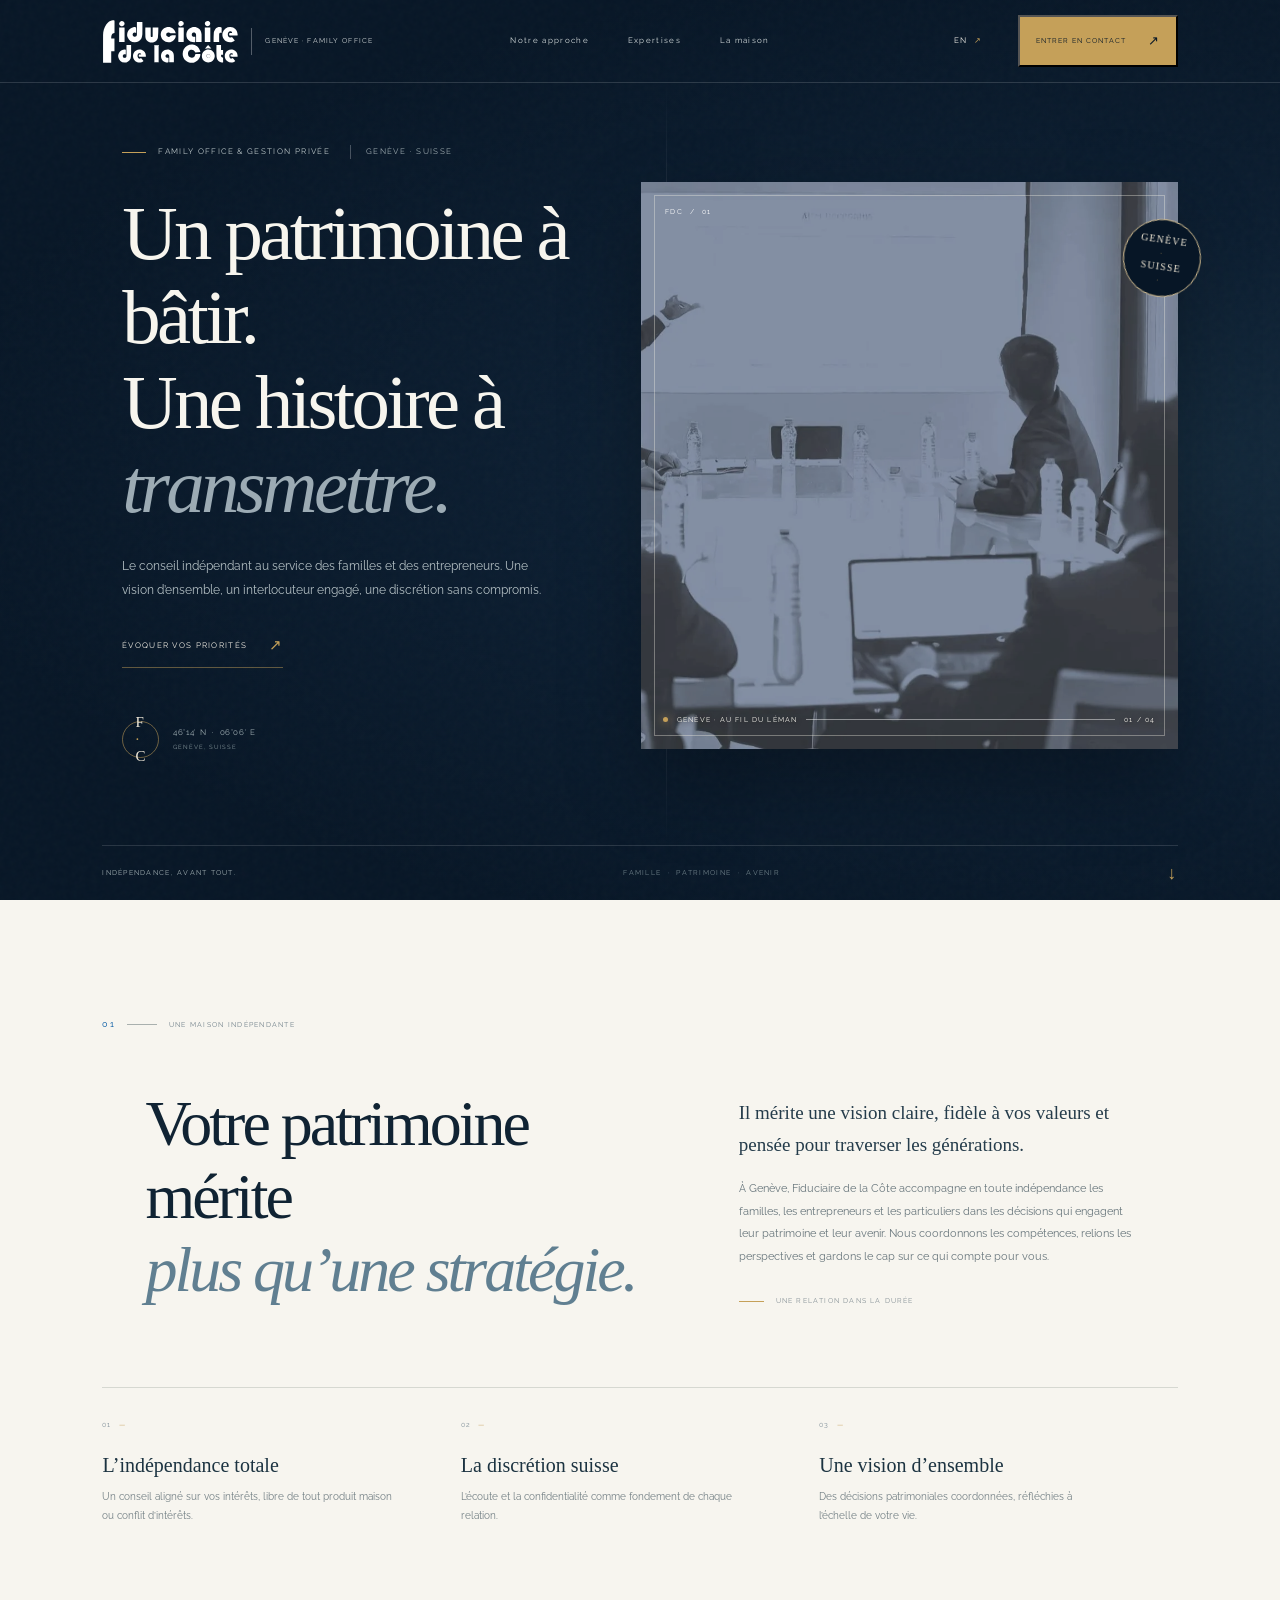
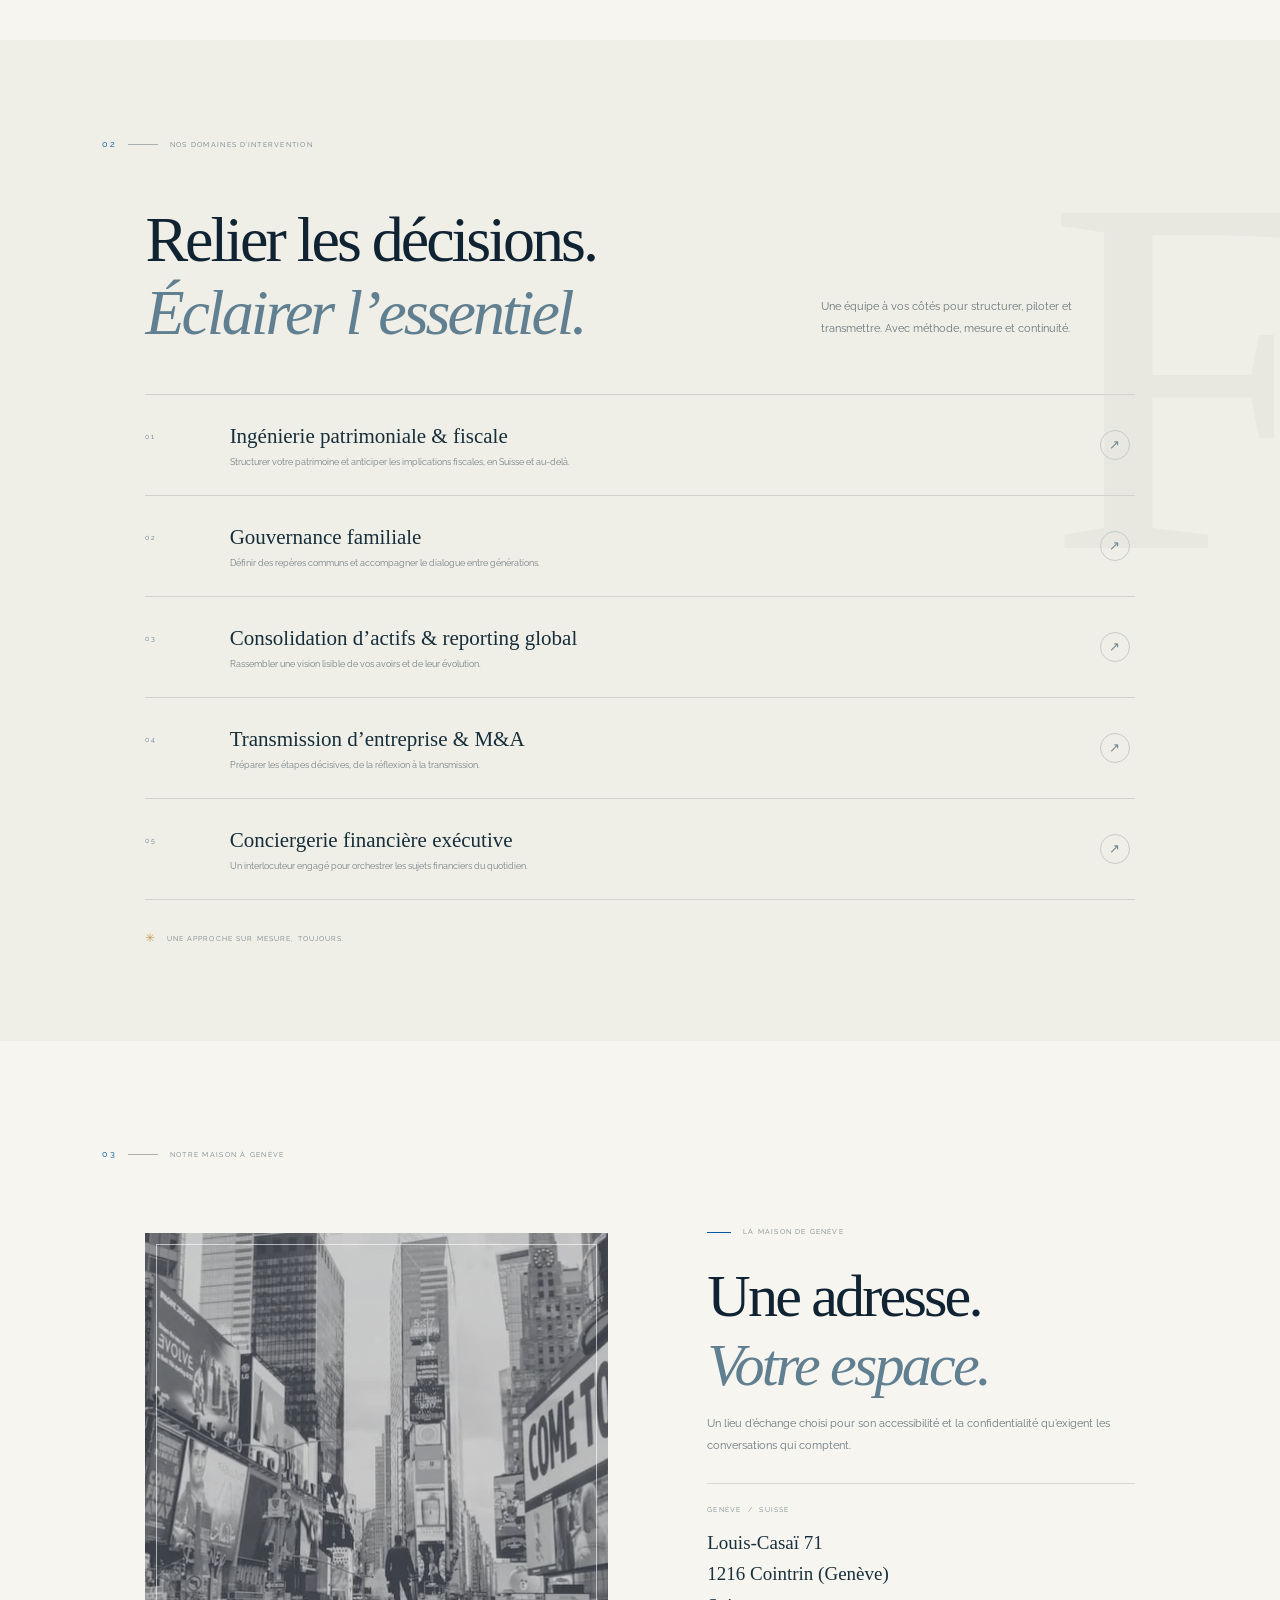
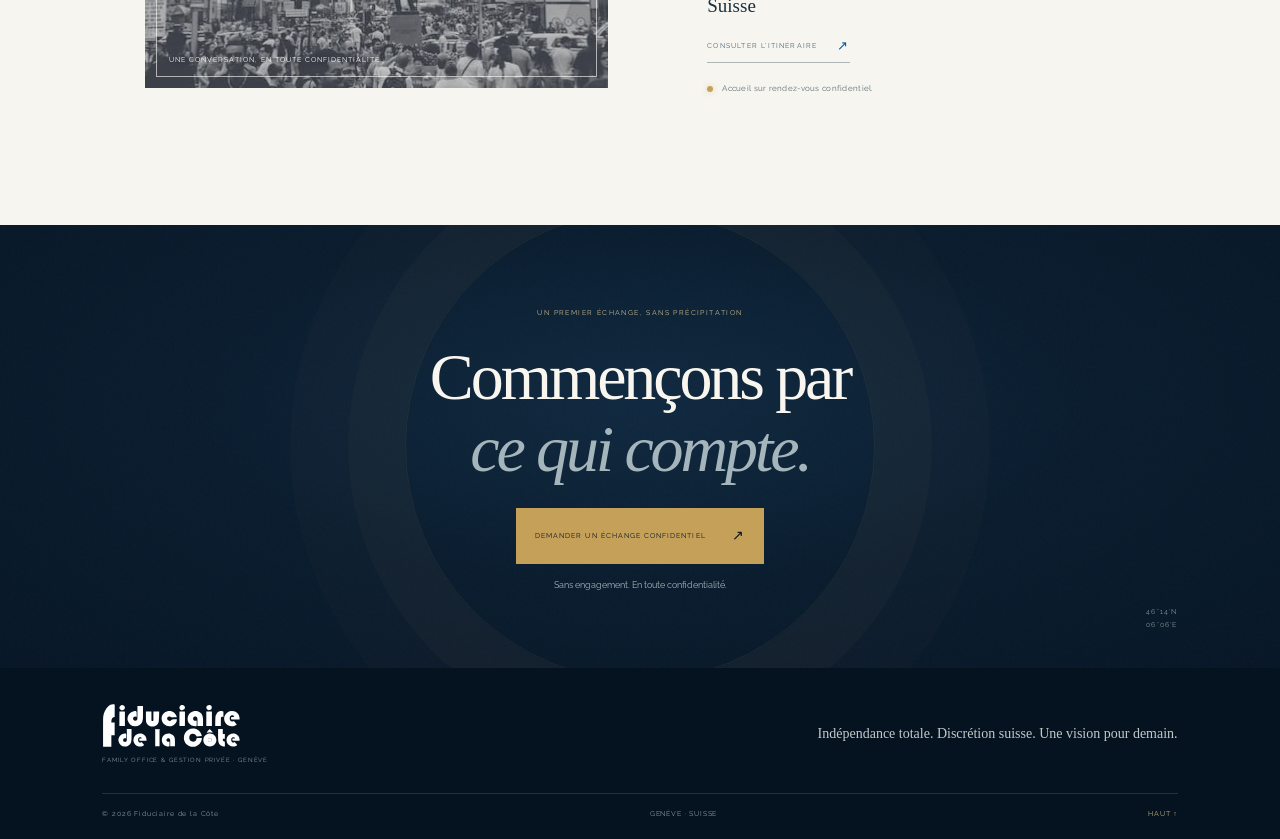
<file: index.html>
<!doctype html>
<html lang="fr">
<head>
  <meta charset="utf-8">
  <meta name="viewport" content="width=device-width, initial-scale=1">
  <meta name="theme-color" content="#071626">
  <meta name="description" content="Fiduciaire de la Côte — Family Office &amp; Gestion Privée à Genève. Ingénierie patrimoniale et fiscale, gouvernance familiale, consolidation et transmission. Sur rendez-vous confidentiel.">
  <meta name="robots" content="index,follow,max-image-preview:large">
  <meta property="og:type" content="website">
  <meta property="og:locale" content="fr_CH">
  <meta property="og:locale:alternate" content="en_GB">
  <meta property="og:title" content="Family Office &amp; Gestion Privée | Genève — Fiduciaire de la Côte">
  <meta property="og:description" content="Conseil patrimonial indépendant, gouvernance familiale et accompagnement à la transmission. Genève, Suisse. Sur rendez-vous confidentiel.">
  <meta property="og:image" content="assets/geneva-lake.webp">
  <meta name="color-scheme" content="light">
  <link rel="icon" href="assets/favicon.svg" type="image/svg+xml">
  <link rel="preconnect" href="https://fonts.bunny.net">
  <link rel="preconnect" href="https://fonts.bunny.net" crossorigin>
  <link href="https://fonts.bunny.net/css?family=playfair-display:400,500,600,700|raleway:400,500,600,700&display=swap" rel="stylesheet">
  <link rel="stylesheet" href="styles.css">
  <title>Family Office &amp; Gestion Privée | Genève — Fiduciaire de la Côte</title>
  <script type="application/ld+json">
  {
    "@context": "https://schema.org",
    "@type": "FinancialService",
    "additionalType": "https://schema.org/ProfessionalService",
    "name": "Fiduciaire de la Côte — Family Office & Gestion Privée",
    "description": "Family Office indépendant à Genève. Ingénierie patrimoniale et fiscale, gouvernance familiale, consolidation d’actifs et reporting global, transmission d’entreprise et M&A, conciergerie financière exécutive.",
    "address": {
      "@type": "PostalAddress",
      "streetAddress": "Louis-Casaï 71",
      "postalCode": "1216",
      "addressLocality": "Cointrin (Genève)",
      "addressRegion": "Genève",
      "addressCountry": "CH"
    },
    "areaServed": {"@type":"AdministrativeArea","name":"Genève, Suisse romande et clientèle internationale"},
    "availableLanguage": ["French", "English"],
    "knowsAbout": ["Family office", "Wealth management", "Tax planning", "Family governance", "Asset consolidation", "Global reporting", "Business succession", "Mergers and acquisitions"],
    "priceRange": "Sur demande"
  }
  </script>
</head>
<body>
  <a class="skip-link" href="#contenu" data-fr="Aller au contenu" data-en="Skip to content">Aller au contenu</a>
  <header class="masthead" id="haut">
    <a class="brand" href="#haut" aria-label="Fiduciaire de la Côte — accueil Genève">
      <img src="assets/logo.svg" alt="Fiduciaire de la Côte" width="155" height="50">
      <span class="brand-divider" aria-hidden="true"></span>
      <span class="brand-office" data-fr="GENÈVE · FAMILY OFFICE" data-en="GENEVA · FAMILY OFFICE">GENÈVE · FAMILY OFFICE</span>
    </a>
    <nav class="main-nav" id="main-nav" aria-label="Navigation principale">
      <a href="#approche" data-fr="Notre approche" data-en="Our approach">Notre approche</a>
      <a href="#expertises" data-fr="Expertises" data-en="Expertise">Expertises</a>
      <a href="#maison" data-fr="La maison" data-en="The house">La maison</a>
    </nav>
    <div class="header-actions">
      <button class="language-toggle" type="button" id="language-toggle" aria-label="Switch to English" lang="en">EN <span aria-hidden="true">↗</span></button>
      <button class="header-cta js-contact-open" type="button"><span data-fr="ENTRER EN CONTACT" data-en="REQUEST A PRIVATE MEETING">ENTRER EN CONTACT</span><span aria-hidden="true">↗</span></button>
      <button class="menu-toggle" id="menu-toggle" type="button" aria-label="Ouvrir le menu" aria-expanded="false" aria-controls="main-nav"><span></span><span></span></button>
    </div>
  </header>

  <main id="contenu">
    <section class="hero" aria-labelledby="hero-title">
      <div class="hero-copy">
        <p class="eyebrow reveal"><span class="eyebrow-rule"></span><span data-fr="FAMILY OFFICE &amp; GESTION PRIVÉE" data-en="FAMILY OFFICE &amp; PRIVATE WEALTH">FAMILY OFFICE &amp; GESTION PRIVÉE</span><span class="eyebrow-place">GENÈVE · SUISSE</span></p>
        <h1 id="hero-title" class="reveal" data-fr-html="Un patrimoine à bâtir.<br>Une histoire à <em>transmettre.</em>" data-en-html="A legacy to build.<br>A story to <em>carry forward.</em>">Un patrimoine à bâtir.<br>Une histoire à <em>transmettre.</em></h1>
        <p class="hero-intro reveal" data-fr="Le conseil indépendant au service des familles et des entrepreneurs. Une vision d’ensemble, un interlocuteur engagé, une discrétion sans compromis." data-en="Independent advice for families and entrepreneurs. A considered view, a committed partner and discretion without compromise.">Le conseil indépendant au service des familles et des entrepreneurs. Une vision d’ensemble, un interlocuteur engagé, une discrétion sans compromis.</p>
        <button class="text-link js-contact-open reveal" type="button"><span data-fr="ÉVOQUER VOS PRIORITÉS" data-en="DISCUSS YOUR PRIORITIES">ÉVOQUER VOS PRIORITÉS</span><span class="link-arrow" aria-hidden="true">↗</span></button>
        <div class="hero-coordinate" aria-label="Genève, Suisse"><span class="coordinate-mark">F<span>·</span>C</span><span>46°14′ N&nbsp; · &nbsp;06°06′ E<br><small data-fr="GENÈVE, SUISSE" data-en="GENEVA, SWITZERLAND">GENÈVE, SUISSE</small></span></div>
      </div>
      <div class="hero-art reveal">
        <img class="hero-image" src="assets/geneva-lake.webp" alt="Vue de Genève et de son emblématique Jet d’Eau au bord du Léman" width="1500" height="1500" fetchpriority="high">
        <div class="hero-frame" aria-hidden="true"></div>
        <div class="image-caption"><span class="caption-dot"></span><span data-fr="GENÈVE · AU FIL DU LÉMAN" data-en="GENEVA · ALONG LAKE LEMAN">GENÈVE · AU FIL DU LÉMAN</span><span class="caption-line"></span><span>01 / 04</span></div>
        <span class="image-seal" aria-hidden="true">GENÈVE<br><i>·</i> SUISSE <i>·</i></span>
        <span class="art-index" aria-hidden="true">FDC&nbsp; / &nbsp;01</span>
      </div>
      <div class="hero-bottomline"><span data-fr="INDÉPENDANCE, AVANT TOUT." data-en="INDEPENDENCE, ABOVE ALL.">INDÉPENDANCE, AVANT TOUT.</span><span class="bottomline-center">FAMILLE&nbsp; · &nbsp;PATRIMOINE&nbsp; · &nbsp;AVENIR</span><a href="#approche" aria-label="Découvrir notre approche">↓</a></div>
    </section>

    <section class="manifesto section-shell" id="approche" aria-labelledby="manifesto-title">
      <div class="section-marker reveal"><span>01</span><span class="marker-rule"></span><span data-fr="UNE MAISON INDÉPENDANTE" data-en="AN INDEPENDENT HOUSE">UNE MAISON INDÉPENDANTE</span></div>
      <div class="manifesto-grid">
        <h2 id="manifesto-title" class="display-heading reveal" data-fr-html="Votre patrimoine mérite<br><em>plus qu’une stratégie.</em>" data-en-html="Your wealth deserves<br><em>more than a strategy.</em>">Votre patrimoine mérite<br><em>plus qu’une stratégie.</em></h2>
        <div class="manifesto-copy reveal"><p class="lead" data-fr="Il mérite une vision claire, fidèle à vos valeurs et pensée pour traverser les générations." data-en="It deserves a clear perspective—true to your values and made to endure across generations.">Il mérite une vision claire, fidèle à vos valeurs et pensée pour traverser les générations.</p><p data-fr="À Genève, Fiduciaire de la Côte accompagne en toute indépendance les familles, les entrepreneurs et les particuliers dans les décisions qui engagent leur patrimoine et leur avenir. Nous coordonnons les compétences, relions les perspectives et gardons le cap sur ce qui compte pour vous." data-en="In Geneva, Fiduciaire de la Côte advises families, entrepreneurs and private clients independently on the decisions that shape their wealth and their future. We bring expertise together, connect perspectives and stay focused on what matters to you.">À Genève, Fiduciaire de la Côte accompagne en toute indépendance les familles, les entrepreneurs et les particuliers dans les décisions qui engagent leur patrimoine et leur avenir. Nous coordonnons les compétences, relions les perspectives et gardons le cap sur ce qui compte pour vous.</p><span class="signature-line"><span></span><span data-fr="UNE RELATION DANS LA DURÉE" data-en="A RELATIONSHIP BUILT TO LAST">UNE RELATION DANS LA DURÉE</span></span></div>
      </div>
      <div class="principles">
        <article class="principle reveal"><span class="principle-index">01 <i>—</i></span><h3 data-fr="L’indépendance totale" data-en="Complete independence">L’indépendance totale</h3><p data-fr="Un conseil aligné sur vos intérêts, libre de tout produit maison ou conflit d’intérêts." data-en="Advice aligned with your interests, free from proprietary products or conflicts of interest.">Un conseil aligné sur vos intérêts, libre de tout produit maison ou conflit d’intérêts.</p></article>
        <article class="principle reveal"><span class="principle-index">02 <i>—</i></span><h3 data-fr="La discrétion suisse" data-en="Swiss discretion">La discrétion suisse</h3><p data-fr="L’écoute et la confidentialité comme fondement de chaque relation." data-en="Attentive listening and confidentiality at the heart of every relationship.">L’écoute et la confidentialité comme fondement de chaque relation.</p></article>
        <article class="principle reveal"><span class="principle-index">03 <i>—</i></span><h3 data-fr="Une vision d’ensemble" data-en="A broader perspective">Une vision d’ensemble</h3><p data-fr="Des décisions patrimoniales coordonnées, réfléchies à l’échelle de votre vie." data-en="Coordinated wealth decisions, considered in the context of your whole life.">Des décisions patrimoniales coordonnées, réfléchies à l’échelle de votre vie.</p></article>
      </div>
    </section>

    <section class="expertise-section" id="expertises" aria-labelledby="expertise-title">
      <div class="section-shell expertise-inner">
        <div class="section-marker reveal"><span>02</span><span class="marker-rule"></span><span data-fr="NOS DOMAINES D’INTERVENTION" data-en="HOW WE CAN HELP">NOS DOMAINES D’INTERVENTION</span></div>
        <div class="expertise-intro"><h2 id="expertise-title" class="display-heading reveal" data-fr-html="Relier les décisions.<br><em>Éclairer l’essentiel.</em>" data-en-html="Connect the decisions.<br><em>Bring the whole into focus.</em>">Relier les décisions.<br><em>Éclairer l’essentiel.</em></h2><p class="reveal" data-fr="Une équipe à vos côtés pour structurer, piloter et transmettre. Avec méthode, mesure et continuité." data-en="At your side to structure, steward and pass on what matters—with rigour, perspective and continuity.">Une équipe à vos côtés pour structurer, piloter et transmettre. Avec méthode, mesure et continuité.</p></div>
        <div class="service-list">
          <article class="service-item reveal"><span class="service-no">01</span><div><h3 data-fr="Ingénierie patrimoniale &amp; fiscale" data-en="Wealth &amp; tax planning">Ingénierie patrimoniale &amp; fiscale</h3><p data-fr="Structurer votre patrimoine et anticiper les implications fiscales, en Suisse et au-delà." data-en="Structure your wealth and anticipate tax considerations, in Switzerland and internationally.">Structurer votre patrimoine et anticiper les implications fiscales, en Suisse et au-delà.</p></div><span class="service-arrow" aria-hidden="true">↗</span></article>
          <article class="service-item reveal"><span class="service-no">02</span><div><h3 data-fr="Gouvernance familiale" data-en="Family governance">Gouvernance familiale</h3><p data-fr="Définir des repères communs et accompagner le dialogue entre générations." data-en="Establish shared principles and support constructive dialogue across generations.">Définir des repères communs et accompagner le dialogue entre générations.</p></div><span class="service-arrow" aria-hidden="true">↗</span></article>
          <article class="service-item reveal"><span class="service-no">03</span><div><h3 data-fr="Consolidation d’actifs &amp; reporting global" data-en="Asset consolidation &amp; global reporting">Consolidation d’actifs &amp; reporting global</h3><p data-fr="Rassembler une vision lisible de vos avoirs et de leur évolution." data-en="Bring your assets and their performance into a clear, consolidated view.">Rassembler une vision lisible de vos avoirs et de leur évolution.</p></div><span class="service-arrow" aria-hidden="true">↗</span></article>
          <article class="service-item reveal"><span class="service-no">04</span><div><h3 data-fr="Transmission d’entreprise &amp; M&amp;A" data-en="Business succession &amp; M&amp;A">Transmission d’entreprise &amp; M&amp;A</h3><p data-fr="Préparer les étapes décisives, de la réflexion à la transmission." data-en="Prepare pivotal transitions, from first considerations through to completion.">Préparer les étapes décisives, de la réflexion à la transmission.</p></div><span class="service-arrow" aria-hidden="true">↗</span></article>
          <article class="service-item reveal"><span class="service-no">05</span><div><h3 data-fr="Conciergerie financière exécutive" data-en="Executive financial concierge">Conciergerie financière exécutive</h3><p data-fr="Un interlocuteur engagé pour orchestrer les sujets financiers du quotidien." data-en="A dedicated partner to coordinate your day-to-day financial affairs.">Un interlocuteur engagé pour orchestrer les sujets financiers du quotidien.</p></div><span class="service-arrow" aria-hidden="true">↗</span></article>
        </div>
        <p class="expertise-footnote"><span aria-hidden="true">✳</span><span data-fr="UNE APPROCHE SUR MESURE, TOUJOURS." data-en="A BESPOKE APPROACH, ALWAYS.">UNE APPROCHE SUR MESURE, TOUJOURS.</span></p>
      </div>
    </section>

    <section class="house section-shell" id="maison" aria-labelledby="house-title">
      <div class="section-marker reveal"><span>03</span><span class="marker-rule"></span><span data-fr="NOTRE MAISON À GENÈVE" data-en="OUR GENEVA OFFICE">NOTRE MAISON À GENÈVE</span></div>
      <div class="house-grid">
        <div class="house-photo reveal"><img src="assets/private-office.webp" alt="Intérieur raffiné d’un espace de réception privé" width="1200" height="800" loading="lazy"><span class="house-photo-label" data-fr="UNE CONVERSATION, EN TOUTE CONFIDENTIALITÉ" data-en="A PRIVATE CONVERSATION">UNE CONVERSATION, EN TOUTE CONFIDENTIALITÉ</span></div>
        <div class="house-copy reveal"><p class="eyebrow"><span class="eyebrow-rule"></span><span data-fr="LA MAISON DE GENÈVE" data-en="THE GENEVA HOUSE">LA MAISON DE GENÈVE</span></p><h2 id="house-title" class="display-heading" data-fr-html="Une adresse.<br><em>Votre espace.</em>" data-en-html="One address.<br><em>Your space.</em>">Une adresse.<br><em>Votre espace.</em></h2><p class="house-description" data-fr="Un lieu d’échange choisi pour son accessibilité et la confidentialité qu’exigent les conversations qui comptent." data-en="A considered setting, chosen for its accessibility and the privacy that important conversations deserve.">Un lieu d’échange choisi pour son accessibilité et la confidentialité qu’exigent les conversations qui comptent.</p><address class="office-address"><span class="address-index">GENÈVE&nbsp; / &nbsp;SUISSE</span><span class="address-lines">Louis-Casaï 71<br>1216 Cointrin (Genève)<br>Suisse</span><a class="map-link" href="https://maps.google.com/?q=Louis-Casa%C3%AF+71+1216+Cointrin+Gen%C3%A8ve+Switzerland" target="_blank" rel="noopener noreferrer"><span data-fr="CONSULTER L’ITINÉRAIRE" data-en="VIEW DIRECTIONS">CONSULTER L’ITINÉRAIRE</span><span aria-hidden="true">↗</span></a></address><p class="appointment-note"><span class="appointment-dot" aria-hidden="true"></span><span data-fr="Accueil sur rendez-vous confidentiel." data-en="Visits by confidential appointment.">Accueil sur rendez-vous confidentiel.</span></p></div>
      </div>
    </section>

    <section class="invitation" aria-labelledby="invitation-title">
      <div class="invitation-orbit" aria-hidden="true"></div><div class="invitation-inner reveal"><span class="invitation-kicker" data-fr="UN PREMIER ÉCHANGE, SANS PRÉCIPITATION" data-en="A FIRST CONVERSATION, AT YOUR PACE">UN PREMIER ÉCHANGE, SANS PRÉCIPITATION</span><h2 id="invitation-title" data-fr-html="Commençons par<br><em>ce qui compte.</em>" data-en-html="Let’s begin with<br><em>what matters.</em>">Commençons par<br><em>ce qui compte.</em></h2><button class="invitation-button js-contact-open" type="button"><span data-fr="DEMANDER UN ÉCHANGE CONFIDENTIEL" data-en="REQUEST A CONFIDENTIAL MEETING">DEMANDER UN ÉCHANGE CONFIDENTIEL</span><span aria-hidden="true">↗</span></button><p data-fr="Sans engagement. En toute confidentialité." data-en="No obligation. In complete confidence.">Sans engagement. En toute confidentialité.</p></div>
      <span class="invitation-coordinate" aria-hidden="true">46°14′N<br>06°06′E</span>
    </section>
  </main>

  <footer class="footer"><a class="footer-brand" href="#haut" aria-label="Fiduciaire de la Côte — retour en haut"><img src="assets/logo.svg" alt="Fiduciaire de la Côte" width="155" height="50"><span data-fr="FAMILY OFFICE &amp; GESTION PRIVÉE · GENÈVE" data-en="FAMILY OFFICE &amp; PRIVATE WEALTH · GENEVA">FAMILY OFFICE &amp; GESTION PRIVÉE · GENÈVE</span></a><p class="footer-signoff" data-fr="Indépendance totale. Discrétion suisse. Une vision pour demain." data-en="Complete independence. Swiss discretion. A vision for tomorrow.">Indépendance totale. Discrétion suisse. Une vision pour demain.</p><div class="footer-bottom"><span>© <span id="year">2026</span> Fiduciaire de la Côte</span><span>GENÈVE · SUISSE</span><a href="#haut" aria-label="Retour en haut de page">HAUT ↑</a></div></footer>

  <dialog class="contact-dialog" id="contact-dialog" aria-labelledby="dialog-title"><button class="dialog-close" id="dialog-close" type="button" aria-label="Fermer">×</button><p class="eyebrow"><span class="eyebrow-rule"></span><span data-fr="UN ÉCHANGE PERSONNEL" data-en="A PERSONAL CONVERSATION">UN ÉCHANGE PERSONNEL</span></p><h2 id="dialog-title" data-fr-html="Parlons de<br><em>vos priorités.</em>" data-en-html="Let’s discuss<br><em>your priorities.</em>">Parlons de<br><em>vos priorités.</em></h2><p class="dialog-intro" data-fr="Présentez-nous brièvement votre demande. Votre message sera préparé dans votre messagerie — aucun formulaire n’est transmis à un serveur." data-en="Tell us briefly what you have in mind. Your message will open in your email application—nothing is submitted to a server.">Présentez-nous brièvement votre demande. Votre message sera préparé dans votre messagerie — aucun formulaire n’est transmis à un serveur.</p><form id="contact-form"><label><span data-fr="VOTRE NOM" data-en="YOUR NAME">VOTRE NOM</span><input name="name" autocomplete="name" required></label><label><span data-fr="VOTRE E-MAIL" data-en="YOUR EMAIL">VOTRE E-MAIL</span><input name="email" type="email" autocomplete="email" required></label><label><span data-fr="VOTRE MESSAGE" data-en="YOUR MESSAGE">VOTRE MESSAGE</span><textarea name="message" rows="3"></textarea></label><button class="invitation-button dialog-submit" type="submit"><span data-fr="PRÉPARER MON E-MAIL" data-en="PREPARE MY EMAIL">PRÉPARER MON E-MAIL</span><span aria-hidden="true">↗</span></button><p class="privacy-note" data-fr="Aucune donnée envoyée ou conservée sur ce site." data-en="No information is sent to or stored by this website.">Aucune donnée envoyée ou conservée sur ce site.</p></form></dialog>
  <script src="app.js" defer></script>
</body>
</html>
</file>
<file: styles.css>
@import url('https://fonts.bunny.net/css?family=playfair-display:400,500,600,700|raleway:400,500,600,700&display=swap');
:root{--blue:#0057a3;--night:#071626;--slate:#0b1d33;--gold:#c5a059;--ivory:#f7f5ef;--alabaster:#efeee7;--ink:#102333;--muted:#64727c;--rule:#d6d8d1;--serif:'Playfair Display',Georgia,serif;--sans:'Raleway','Helvetica Neue',sans-serif;--ease:cubic-bezier(.2,.7,.2,1);--pad:clamp(26px,8vw,118px)}
*{box-sizing:border-box}html{scroll-behavior:smooth;scroll-padding-top:82px}body{margin:0;background:var(--ivory);color:var(--ink);font:400 13px/1.7 var(--sans);-webkit-font-smoothing:antialiased}img{max-width:100%;display:block}button,a,input,textarea{font:inherit}button{color:inherit}a{color:inherit;text-decoration:none}button,a,input,textarea{ -webkit-tap-highlight-color:transparent}button:focus-visible,a:focus-visible,input:focus-visible,textarea:focus-visible{outline:2px solid var(--blue);outline-offset:4px}::selection{background:var(--blue);color:white}.skip-link{position:fixed;top:10px;left:12px;z-index:1000;padding:10px 15px;transform:translateY(-150%);background:white;color:var(--night)}.skip-link:focus{transform:none}.masthead{position:absolute;z-index:10;top:0;left:0;right:0;height:83px;display:grid;grid-template-columns:1fr auto 1fr;align-items:center;padding:0 var(--pad);border-bottom:1px solid #ffffff25;color:white}.brand{display:inline-flex;align-items:center;gap:13px;min-width:0}.brand img{width:136px;height:44px;object-fit:contain;object-position:left center;filter:brightness(0) invert(1)}.brand-divider{width:1px;height:27px;background:#ffffff4d}.brand-office{font-size:7px;line-height:1.5;letter-spacing:.16em;color:#d1d7d8}.main-nav{display:flex;align-items:center;gap:clamp(19px,3vw,43px)}.main-nav a,.language-toggle,.header-cta,.eyebrow,.hero-bottomline,.hero-coordinate small,.image-caption,.art-index,.section-marker,.principle-index,.signature-line,.service-no,.expertise-footnote,.house-photo-label,.address-index,.map-link,.appointment-note,.invitation-kicker,.invitation-coordinate,.footer-brand>span,.footer-bottom,.contact-dialog label>span,.privacy-note{font-size:8px;letter-spacing:.17em}.main-nav a{color:#d5dcdd;transition:color .25s}.main-nav a:hover{color:var(--gold)}.header-actions{display:flex;justify-content:flex-end;align-items:center;gap:24px}.language-toggle{border:0;background:none;color:#f5f3ec;cursor:pointer;padding:12px;letter-spacing:.13em}.language-toggle span{color:var(--gold);margin-left:4px}.header-cta{display:inline-flex;align-items:center;gap:22px;background:var(--gold);color:var(--night);padding:13px 16px;font-size:7px;letter-spacing:.14em;transition:background .3s,transform .3s}.header-cta:hover{background:#dcc183;transform:translateY(-2px)}.header-cta span+span{font-size:13px}.menu-toggle{display:none}
.hero{min-height:min(810px,100svh);height:max(690px,100svh);max-height:960px;position:relative;display:grid;grid-template-columns:.96fr 1.04fr;align-items:center;gap:4%;padding:116px var(--pad) 86px;background:radial-gradient(ellipse at 87% 52%,#142a3c 0,#0b1d30 36%,var(--night) 76%);overflow:hidden;color:#f8f6ef}.hero:before{position:absolute;inset:0;content:"";opacity:.12;pointer-events:none;background-image:url("data:image/svg+xml,%3Csvg viewBox='0 0 180 180' xmlns='http://www.w3.org/2000/svg'%3E%3Cfilter id='n'%3E%3CfeTurbulence type='fractalNoise' baseFrequency='.8' numOctaves='3' stitchTiles='stitch'/%3E%3C/filter%3E%3Crect width='100%25' height='100%25' filter='url(%23n)' opacity='.22'/%3E%3C/svg%3E")}.hero:after{content:"";position:absolute;top:83px;bottom:54px;left:52%;width:1px;background:linear-gradient(transparent,#ffffff19 20%,#ffffff19 80%,transparent);pointer-events:none}.hero-copy{position:relative;z-index:1;padding:0 0 27px 4%;max-width:590px}.eyebrow{display:flex;align-items:center;gap:12px;margin:0;color:#bec9cb;font-size:8px;letter-spacing:.17em}.eyebrow-rule{height:1px;width:24px;flex:none;background:var(--gold)}.eyebrow-place{color:#9eabb0;margin-left:8px;padding-left:15px;border-left:1px solid #ffffff40}.hero h1,.display-heading,.invitation h2,.contact-dialog h2{font:400 clamp(47px,6vw,82px)/1.1 var(--serif);letter-spacing:-.047em}.hero h1{max-width:620px;margin:33px 0 24px;color:#f7f5ee}.hero h1 em,.display-heading em,.invitation h2 em,.contact-dialog h2 em{font-weight:400;color:#9cabb4}.hero-intro{max-width:430px;margin:0;color:#b4c0c4;font-size:12px;line-height:2.05}.text-link{margin-top:30px;padding:0 0 8px;border:0;border-bottom:1px solid #c5a05977;background:none;color:#f4f0e6;display:inline-flex;align-items:center;gap:22px;font-size:8px;letter-spacing:.16em;cursor:pointer;transition:color .2s,border-color .2s}.text-link:hover{color:var(--gold);border-color:var(--gold)}.link-arrow{color:var(--gold);font-size:15px}.hero-coordinate{display:flex;align-items:center;gap:14px;margin-top:53px;color:#9faeb2;font-size:8px;letter-spacing:.08em;line-height:1.8}.coordinate-mark{width:37px;height:37px;display:grid;place-content:center;border:1px solid #c5a05988;border-radius:50%;font:15px var(--serif);color:#f0e8d8}.coordinate-mark span{color:var(--gold)}.hero-coordinate small{color:#829398;font-size:6px}.hero-art{position:relative;z-index:1;width:100%;height:min(63vh,580px);min-height:390px;margin:0 15px 0 0;background:#102638;box-shadow:0 32px 75px #0004}.hero-image{width:100%;height:100%;object-fit:cover;object-position:52% 50%;filter:saturate(.73) brightness(.81);animation:photo-in 1.1s var(--ease) both}.hero-frame{position:absolute;inset:13px;border:1px solid #f6f3e75c;pointer-events:none}.image-caption{position:absolute;bottom:23px;left:22px;right:22px;display:flex;align-items:center;gap:9px;color:#f9f6ee;font-size:7px;text-shadow:0 1px 5px #0008}.caption-dot{width:5px;height:5px;border-radius:50%;background:var(--gold);box-shadow:0 0 10px #c5a059}.caption-line{height:1px;flex:1;background:#ffffff75}.image-seal{position:absolute;right:-23px;top:37px;width:78px;height:78px;display:grid;place-content:center;text-align:center;border:1px solid #d3bd90;border-radius:50%;background:var(--night);font:10px/1.7 var(--serif);letter-spacing:.12em;color:#f3ead8;transform:rotate(8deg)}.image-seal i{color:var(--gold);font:normal 8px var(--sans)}.art-index{position:absolute;top:24px;left:24px;color:white;font-size:7px;letter-spacing:.2em}.hero-bottomline{position:absolute;z-index:1;bottom:0;left:var(--pad);right:var(--pad);min-height:55px;display:flex;justify-content:space-between;align-items:center;border-top:1px solid #ffffff22;color:#a2b0b3;font-size:7px;letter-spacing:.18em}.bottomline-center{color:#71838b}.hero-bottomline>a{font-size:18px;color:var(--gold);transition:transform .25s}.hero-bottomline>a:hover{transform:translateY(4px)}
.section-shell{padding-left:var(--pad);padding-right:var(--pad)}.manifesto{padding-top:117px;padding-bottom:115px;background:var(--ivory)}.section-marker{display:flex;align-items:center;gap:12px;color:#71818a;font-size:7px;letter-spacing:.18em}.section-marker>span:first-child{color:var(--blue);font-size:9px}.marker-rule{width:30px;height:1px;background:#a9b0ae}.manifesto-grid{display:grid;grid-template-columns:1.13fr .87fr;gap:8%;align-items:end;margin:56px 4% 80px}.display-heading{margin:0;color:var(--ink);font-size:clamp(41px,5vw,65px);line-height:1.14}.display-heading em{color:#607f91}.manifesto-copy{max-width:437px}.manifesto-copy .lead{font:400 19px/1.68 var(--serif);color:#253c4b;margin:0 0 17px}.manifesto-copy>p:not(.lead){font-size:11px;line-height:2.05;color:#68767c;margin:0}.signature-line{display:flex;align-items:center;gap:12px;margin-top:27px;color:#859096;font-size:7px}.signature-line span:first-child{width:25px;height:1px;background:var(--gold)}.principles{display:grid;grid-template-columns:repeat(3,1fr);border-top:1px solid var(--rule)}.principle{padding:24px 10% 0 0}.principle-index{color:#80909a;font-size:7px;letter-spacing:.12em}.principle-index i{font-style:normal;color:var(--gold);padding:0 5px}.principle h3{font:500 20px/1.4 var(--serif);color:#1c3341;margin:17px 0 8px}.principle p{max-width:290px;font-size:10px;line-height:1.9;color:#707d82;margin:0}
.expertise-section{position:relative;background:var(--alabaster);padding:97px 0 92px;overflow:hidden}.expertise-section:before{content:"F";position:absolute;right:-4%;top:80px;font:clamp(270px,40vw,570px)/1 var(--serif);color:#0a203008;pointer-events:none}.expertise-inner{position:relative;z-index:1}.expertise-intro{display:flex;justify-content:space-between;align-items:end;gap:45px;margin:51px 4% 45px}.expertise-intro .display-heading{font-size:clamp(43px,5vw,65px)}.expertise-intro>p{max-width:304px;margin:0 1% 9px 0;font-size:11px;line-height:2;color:#69777b}.service-list{margin:0 4%;border-top:1px solid #cfd3cc}.service-item{min-height:101px;display:grid;grid-template-columns:7% 1fr 35px;gap:15px;align-items:center;border-bottom:1px solid #cfd3cc;transition:padding .35s var(--ease),background .35s}.service-item:hover{padding-left:13px;background:#f7f6f0}.service-no{align-self:start;padding-top:36px;color:#698394;font-size:7px}.service-item h3{font:500 clamp(16px,1.7vw,21px)/1.45 var(--serif);color:#172e3b;margin:0 0 4px}.service-item p{font-size:9px;line-height:1.7;color:#768185;margin:0}.service-arrow{width:30px;height:30px;display:grid;place-content:center;border:1px solid #c5ccc7;border-radius:50%;font-size:13px;color:#6e8590;transition:transform .3s,background .3s,color .3s,border .3s}.service-item:hover .service-arrow{transform:rotate(45deg);background:var(--blue);border-color:var(--blue);color:white}.expertise-footnote{display:flex;align-items:center;gap:10px;margin:28px 4% 0;color:#75828a;font-size:7px;letter-spacing:.16em}.expertise-footnote span:first-child{font-size:12px;color:var(--gold)}
.house{padding-top:106px;padding-bottom:119px;background:var(--ivory)}.house-grid{display:grid;grid-template-columns:1.04fr .96fr;gap:10%;align-items:center;margin:54px 4% 0}.house-photo{height:455px;position:relative;background:#b7c0bc}.house-photo:after{position:absolute;inset:11px;border:1px solid #fff9;content:"";pointer-events:none}.house-photo img{width:100%;height:100%;object-fit:cover;filter:saturate(.64) brightness(.86)}.house-photo-label{position:absolute;bottom:23px;left:24px;color:white;font-size:7px;text-shadow:0 1px 4px #0008;letter-spacing:.14em}.house-copy{padding:10px 0}.house-copy .eyebrow{color:#77858a;font-size:7px}.house-copy .eyebrow-rule{background:var(--blue)}.house-copy .display-heading{margin:24px 0 14px;font-size:clamp(43px,4.7vw,61px)}.house-description{max-width:425px;margin:0;color:#69777e;font-size:11px;line-height:2}.office-address{display:flex;flex-direction:column;align-items:flex-start;margin-top:26px;padding-top:20px;border-top:1px solid var(--rule);font-style:normal}.address-index{color:#7c8b91;font-size:7px}.address-lines{margin-top:11px;font:400 19px/1.65 var(--serif);color:#18303e}.map-link{display:inline-flex;gap:20px;align-items:center;margin-top:14px;padding-bottom:5px;border-bottom:1px solid #abb6b5;color:#4a6574;font-size:7px;transition:color .2s}.map-link:hover{color:var(--blue)}.map-link span+span{font-size:13px;color:var(--blue)}.appointment-note{display:flex;align-items:center;gap:9px;margin:19px 0 0;color:#5b7078;font-size:8px;letter-spacing:.035em}.appointment-dot{width:6px;height:6px;flex:none;border-radius:50%;background:var(--gold);box-shadow:0 0 7px #c5a05966}
.invitation{position:relative;min-height:425px;display:grid;place-items:center;overflow:hidden;background:radial-gradient(ellipse at 50% 40%,#102940 0,#091c2e 49%,var(--night) 100%);color:#f8f6ef;text-align:center}.invitation:before{content:"";position:absolute;inset:0;opacity:.09;pointer-events:none;background-image:url("data:image/svg+xml,%3Csvg viewBox='0 0 180 180' xmlns='http://www.w3.org/2000/svg'%3E%3Cfilter id='n'%3E%3CfeTurbulence type='fractalNoise' baseFrequency='.8' numOctaves='3' stitchTiles='stitch'/%3E%3C/filter%3E%3Crect width='100%25' height='100%25' filter='url(%23n)' opacity='.22'/%3E%3C/svg%3E")}.invitation-orbit{position:absolute;width:470px;height:470px;border:1px solid #c5a05918;border-radius:50%;box-shadow:0 0 0 57px #c5a05908,0 0 0 115px #c5a05905}.invitation-inner{position:relative;padding:75px 20px}.invitation-kicker{color:#c9b88e;font-size:7px;letter-spacing:.2em}.invitation h2{margin:19px 0 22px;font-size:clamp(43px,5.5vw,66px)}.invitation h2 em{color:#a5b5bc}.invitation-button{display:inline-flex;justify-content:space-between;align-items:center;gap:26px;min-width:248px;padding:15px 18px;border:1px solid var(--gold);background:var(--gold);color:var(--night);font-size:7px;letter-spacing:.15em;cursor:pointer;transition:background .25s,color .25s,transform .25s}.invitation-button:hover{background:transparent;color:#f8f6ef;transform:translateY(-2px)}.invitation-button span+span{font-size:14px}.invitation-inner>p{font-size:9px;color:#a8b5b8;margin:14px 0 0}.invitation-coordinate{position:absolute;right:var(--pad);bottom:37px;color:#82959a;font-size:7px;line-height:1.8}.footer{padding:35px var(--pad) 19px;background:#051321;color:#aeb9bc;display:grid;grid-template-columns:1fr 1fr;gap:28px 20px}.footer-brand{display:flex;flex-direction:column;align-items:flex-start;gap:8px}.footer-brand img{width:140px;height:44px;object-fit:contain;object-position:left;filter:brightness(0) invert(1)}.footer-brand>span{font-size:6px;letter-spacing:.14em;color:#87979d}.footer-signoff{justify-self:end;align-self:center;margin:0;font:14px var(--serif);color:#c1c9c9}.footer-bottom{grid-column:1/-1;display:flex;justify-content:space-between;align-items:center;padding-top:14px;border-top:1px solid #ffffff21;color:#87979e;font-size:7px;letter-spacing:.12em}.footer-bottom a{color:#c9b481;transition:color .2s}.footer-bottom a:hover{color:white}
.contact-dialog{position:fixed;width:min(510px,calc(100% - 32px));max-height:min(750px,calc(100% - 32px));overflow:auto;border:1px solid #d7d8d0;padding:42px clamp(25px,6vw,47px) 30px;background:var(--ivory);color:var(--ink);box-shadow:0 35px 100px #0007}.contact-dialog::backdrop{background:#061321c9;backdrop-filter:blur(5px)}.dialog-close{position:absolute;top:15px;right:16px;width:34px;height:34px;border:1px solid #cdd2cc;border-radius:50%;background:transparent;color:#34505e;font-size:21px;line-height:1;cursor:pointer;transition:background .2s,color .2s}.dialog-close:hover{background:var(--night);color:white}.contact-dialog .eyebrow{color:#6a7980;font-size:7px}.contact-dialog h2{margin:19px 0 12px;font-size:clamp(43px,10vw,58px)}.contact-dialog h2 em{color:#607f91}.dialog-intro{font-size:10px;line-height:1.9;color:#6b797f;margin:0 0 18px}.contact-dialog form label{display:block;margin:17px 0}.contact-dialog label>span{display:block;margin-bottom:6px;color:#718187;font-size:7px}.contact-dialog input,.contact-dialog textarea{width:100%;padding:9px 0;border:0;border-bottom:1px solid #bac4c1;background:transparent;color:var(--ink);font-size:12px;outline:0;resize:vertical}.contact-dialog input:focus,.contact-dialog textarea:focus{border-color:var(--blue)}.dialog-submit{width:100%;margin-top:6px}.privacy-note{margin:13px 0 0;color:#78858a;font-size:7px;text-align:center;letter-spacing:.035em}
.reveal{opacity:0;transform:translateY(17px);transition:opacity .75s var(--ease),transform .75s var(--ease)}.reveal.is-visible{opacity:1;transform:none}.principle:nth-child(2),.service-item:nth-child(2){transition-delay:.05s}.principle:nth-child(3),.service-item:nth-child(3){transition-delay:.1s}.service-item:nth-child(4){transition-delay:.14s}.service-item:nth-child(5){transition-delay:.18s}@keyframes photo-in{from{opacity:.55;transform:scale(1.035)}to{opacity:1;transform:scale(1)}}
@media(min-width:1500px){.hero{padding-left:max(var(--pad),calc((100vw - 1320px)/2));padding-right:max(var(--pad),calc((100vw - 1320px)/2))}.hero-art{height:min(65vh,650px)}.section-shell{padding-left:max(var(--pad),calc((100vw - 1320px)/2));padding-right:max(var(--pad),calc((100vw - 1320px)/2))}}
@media(max-width:900px){:root{--pad:6vw}.masthead{grid-template-columns:1fr auto;height:76px}.main-nav{gap:20px}.header-actions{gap:12px}.brand img{width:120px}.brand-office{font-size:6px}.header-cta{gap:11px;padding:12px}.hero{min-height:730px;height:92svh;padding-top:110px;padding-bottom:78px;grid-template-columns:.94fr 1.06fr;gap:4%}.hero-copy{padding-left:0}.hero h1{font-size:clamp(44px,6vw,61px)}.hero-art{height:56vh;min-height:350px;margin-right:8px}.manifesto-grid{margin-left:0;margin-right:0;gap:6%}.expertise-intro{margin-left:0;margin-right:0}.service-list{margin:0}.house-grid{margin-left:0;margin-right:0;gap:7%}.house-photo{height:395px}}
@media(max-width:680px){html{scroll-padding-top:69px}.masthead{height:68px;padding:0 5%;grid-template-columns:1fr auto}.brand{gap:9px}.brand img{width:112px;height:38px}.brand-divider{height:23px}.brand-office{font-size:5.5px;letter-spacing:.12em}.main-nav{display:none;position:absolute;top:67px;left:0;right:0;flex-direction:column;align-items:stretch;gap:0;padding:7px 7% 14px;background:#081a2b;border-bottom:1px solid #ffffff25}.main-nav.is-open{display:flex}.main-nav a{padding:13px 0;border-bottom:1px solid #ffffff1c;font-size:10px}.header-actions{gap:4px}.language-toggle{font-size:7px;padding:10px}.header-cta{padding:11px 10px;font-size:6px;gap:8px;letter-spacing:.09em}.header-cta span+span{font-size:11px}.menu-toggle{width:33px;height:34px;display:flex;flex-direction:column;align-items:center;justify-content:center;gap:5px;border:0;background:none}.menu-toggle span{width:17px;height:1px;background:#f5f3ef;transition:transform .25s}.menu-toggle[aria-expanded=true] span:first-child{transform:translateY(3px) rotate(45deg)}.menu-toggle[aria-expanded=true] span:last-child{transform:translateY(-3px) rotate(-45deg)}.hero{height:auto;min-height:0;max-height:none;grid-template-columns:1fr;gap:28px;padding:112px 6% 75px}.hero:after{display:none}.hero-copy{padding:0}.eyebrow{font-size:6px;gap:8px}.eyebrow-rule{width:17px}.eyebrow-place{margin-left:3px;padding-left:9px;font-size:6px}.hero h1{font-size:clamp(43px,11.3vw,62px);line-height:1.1;margin:24px 0 13px}.hero-intro{max-width:420px;font-size:11px;line-height:1.9}.text-link{margin-top:19px;font-size:7px}.hero-coordinate{margin-top:20px;font-size:7px}.hero-art{width:88%;height:clamp(285px,86vw,425px);min-height:0;margin:0 5% 0 auto}.image-seal{width:66px;height:66px;right:-16px;top:22px;font-size:8px}.art-index{top:19px;left:19px}.hero-frame{inset:9px}.image-caption{left:17px;right:17px;bottom:17px;font-size:6px}.hero-bottomline{left:6%;right:6%;min-height:46px;font-size:6px;letter-spacing:.12em}.bottomline-center{display:none}.section-shell{padding-left:7%;padding-right:7%}.manifesto{padding-top:70px;padding-bottom:70px}.section-marker{font-size:6px;gap:9px}.marker-rule{width:21px}.manifesto-grid{grid-template-columns:1fr;gap:18px;margin:31px 0 35px}.display-heading{font-size:clamp(38px,10vw,53px)}.manifesto-copy .lead{font-size:17px}.manifesto-copy>p:not(.lead){font-size:10px}.signature-line{font-size:6px;margin-top:18px}.principles{grid-template-columns:1fr}.principle{padding:16px 0;border-bottom:1px solid var(--rule)}.principle h3{font-size:18px;margin:8px 0 4px}.principle p{font-size:9px}.expertise-section{padding:68px 0 68px}.expertise-intro{display:block;margin:31px 0 27px}.expertise-intro .display-heading{font-size:clamp(38px,9.8vw,53px)}.expertise-intro>p{font-size:10px;margin:14px 0 0}.service-item{min-height:86px;grid-template-columns:27px 1fr 25px;gap:8px}.service-no{padding-top:32px;font-size:6px}.service-item h3{font-size:16px;line-height:1.35}.service-item p{font-size:8px;line-height:1.55}.service-arrow{width:25px;height:25px;font-size:11px}.expertise-footnote{margin:19px 0 0;font-size:6px}.house{padding-top:69px;padding-bottom:73px}.house-grid{grid-template-columns:1fr;gap:29px;margin-top:31px}.house-photo{height:clamp(250px,72vw,350px);width:92%}.house-photo-label{left:17px;bottom:16px;font-size:6px}.house-copy{padding:0}.house-copy .display-heading{font-size:clamp(40px,10vw,53px);margin:17px 0 10px}.house-description{font-size:10px}.office-address{margin-top:20px;padding-top:15px}.address-lines{font-size:17px}.appointment-note{font-size:7px}.invitation{min-height:345px}.invitation-orbit{width:340px;height:340px;box-shadow:0 0 0 42px #c5a05908,0 0 0 84px #c5a05905}.invitation-inner{padding:62px 19px}.invitation-kicker{font-size:6px}.invitation h2{font-size:clamp(41px,10vw,54px)}.invitation-button{min-width:230px;padding:14px;font-size:6px;gap:13px}.invitation-coordinate{right:7%;bottom:16px;font-size:6px}.footer{padding:27px 7% 16px;grid-template-columns:1fr;gap:12px}.footer-signoff{justify-self:start;font-size:12px}.footer-bottom{font-size:6px;letter-spacing:.08em;gap:8px}.contact-dialog{padding-top:37px}.reveal{transform:translateY(11px)}}
@media(max-width:375px){.brand img{width:95px}.brand-office{font-size:5px}.header-cta{padding:10px 7px;font-size:5px}.language-toggle{padding:7px;font-size:6px}.hero h1{font-size:41px}.hero-art{height:265px}.footer-bottom{font-size:5.5px}}
@media(prefers-reduced-motion:reduce){html{scroll-behavior:auto}*,*::before,*::after{animation-duration:.01ms!important;animation-iteration-count:1!important;transition-duration:.01ms!important;transition-delay:0ms!important}.reveal{opacity:1;transform:none}.hero-image{animation:none}}
</file>
